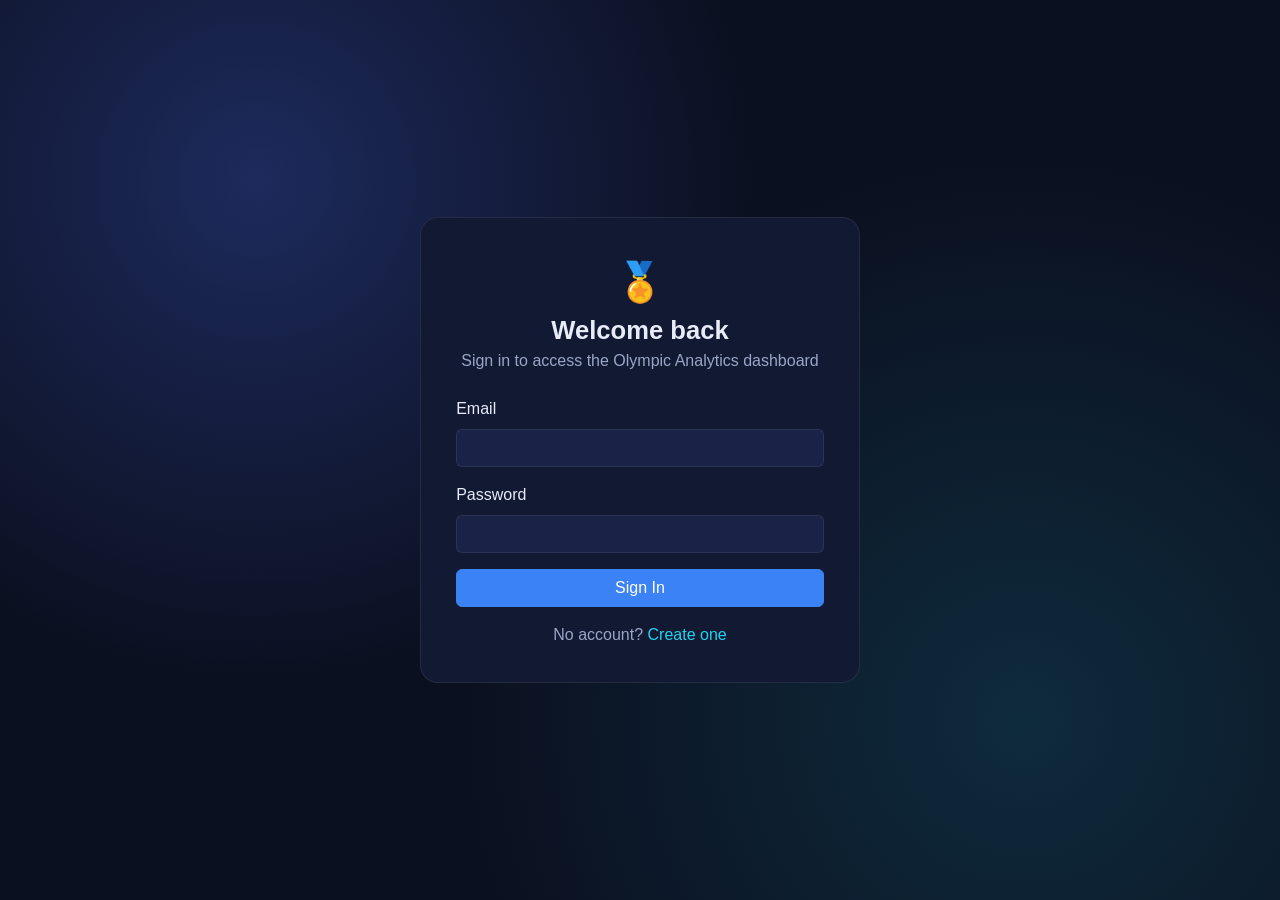
<file: Frontend/index.html>
<!doctype html><html lang="en"><head>
<meta charset="utf-8"><meta name="viewport" content="width=device-width,initial-scale=1">
<title>Olympic Analytics</title>
<link href="https://cdn.jsdelivr.net/npm/bootstrap@5.3.3/dist/css/bootstrap.min.css" rel="stylesheet">
<link rel="stylesheet" href="css/style.css">
</head><body>
<script src="js/app.js"></script>
<script>window.location.href = getToken() ? "dashboard.html" : "login.html";</script>
</body></html>
</file>
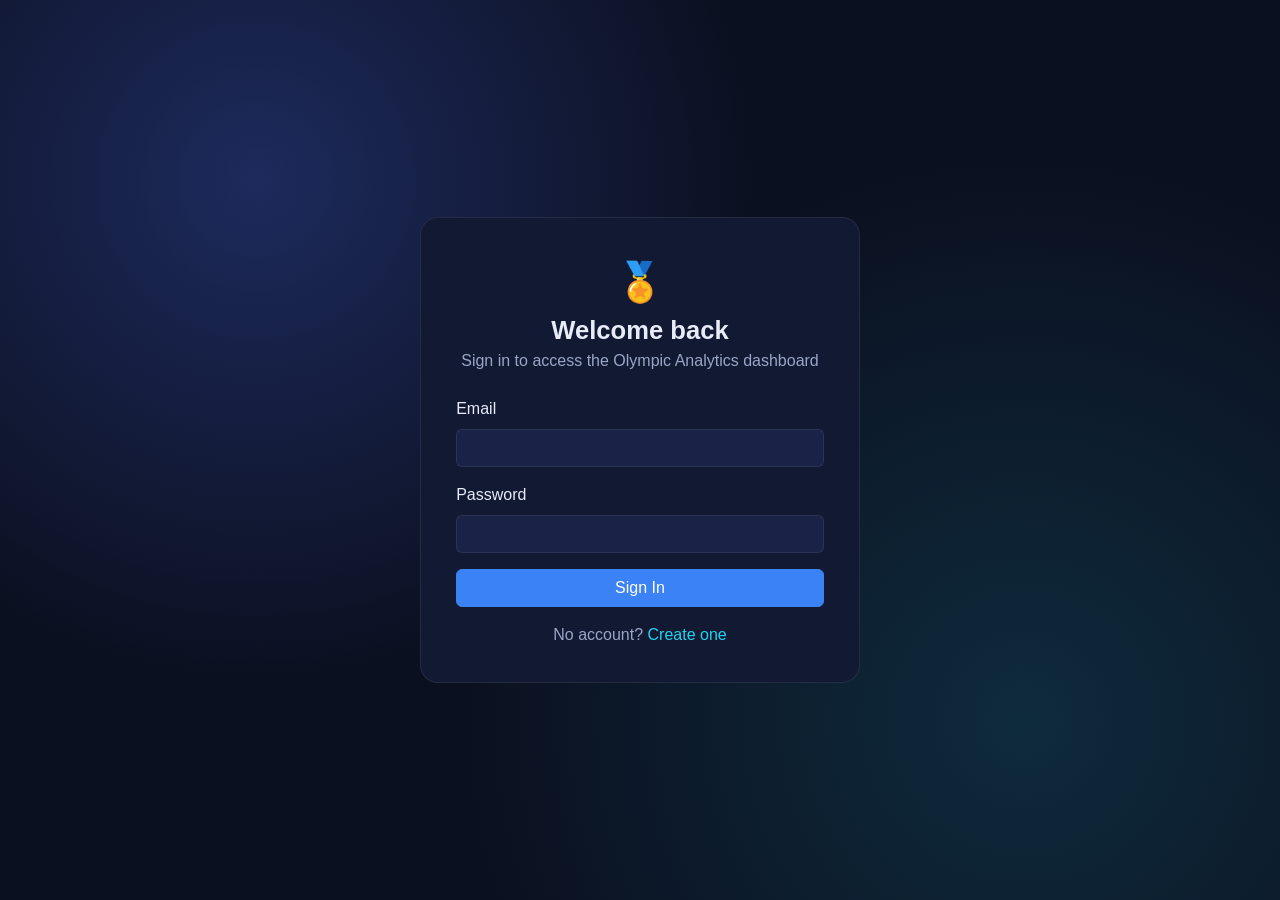
<file: Frontend/insights.html>
<!doctype html><html lang="en"><head>
<meta charset="utf-8"><meta name="viewport" content="width=device-width,initial-scale=1">
<title>AI Insights | Olympic Analytics</title>
<link href="https://cdn.jsdelivr.net/npm/bootstrap@5.3.3/dist/css/bootstrap.min.css" rel="stylesheet">
<link rel="stylesheet" href="css/style.css"></head><body>
<div id="navbar"></div>
<main class="container-fluid px-4 py-4">
<h2 class="mb-4">AI-Generated Insights</h2>
<div class="row g-3">
<div class="col-lg-4"><div class="card p-3"><div class="card-header">Country Performance Summary</div>
<select id="cSel" class="form-select mt-3"></select>
<button class="btn btn-primary w-100 mt-3" id="cBtn">Generate</button>
<div class="insights-text mt-3" id="cOut"></div></div></div>
<div class="col-lg-4"><div class="card p-3"><div class="card-header">Sport Insights</div>
<select id="sSel" class="form-select mt-3"></select>
<button class="btn btn-primary w-100 mt-3" id="sBtn">Generate</button>
<div class="insights-text mt-3" id="sOut"></div></div></div>
<div class="col-lg-4"><div class="card p-3"><div class="card-header">Overall Olympic Trend</div>
<button class="btn btn-primary w-100 mt-3" id="tBtn">Generate Trend Analysis</button>
<div class="insights-text mt-3" id="tOut"></div></div></div>
</div>
</main>
<script src="https://cdn.jsdelivr.net/npm/bootstrap@5.3.3/dist/js/bootstrap.bundle.min.js"></script>
<script src="js/app.js"></script>
<script src="js/insights.js"></script>
</body></html>
</file>
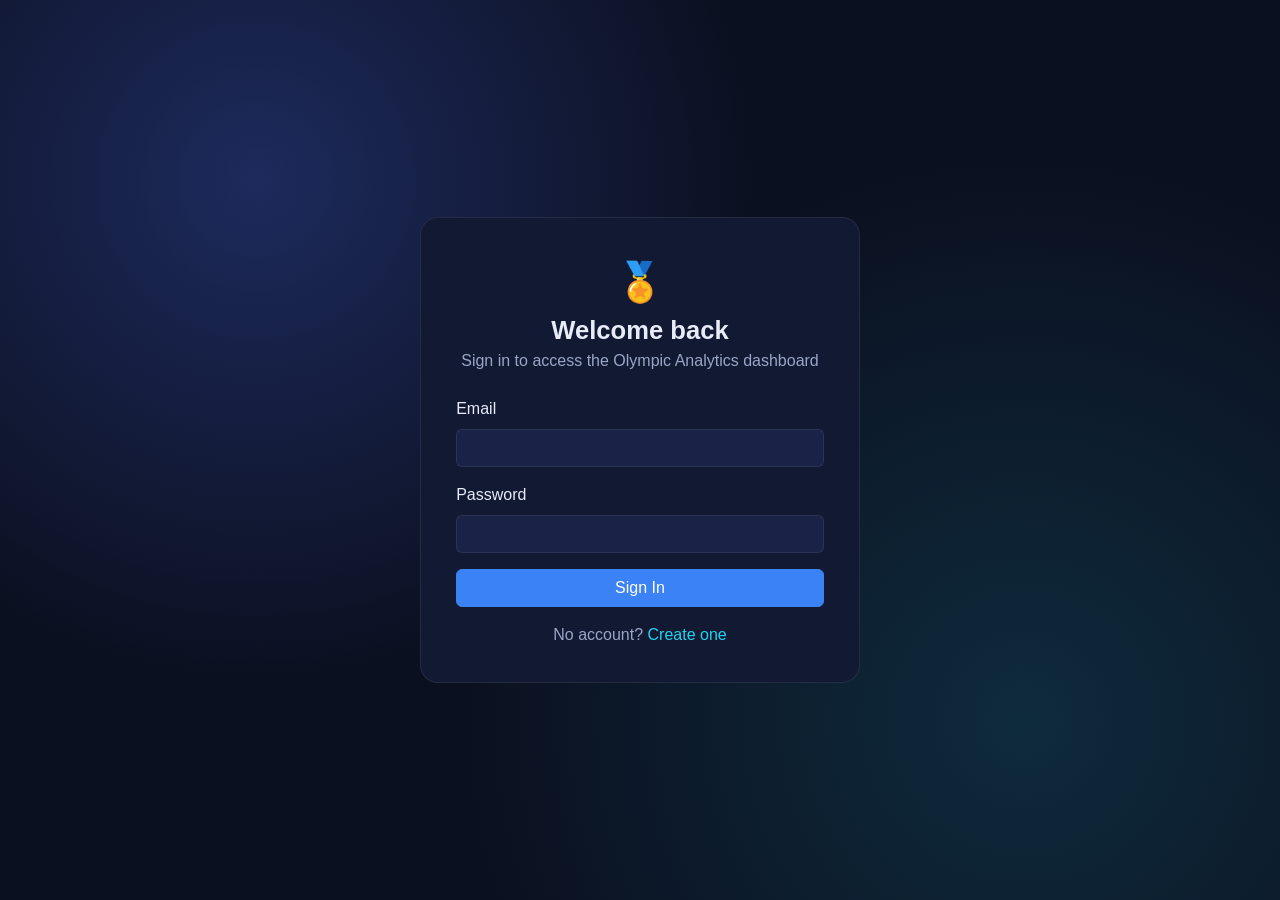
<file: Frontend/login.html>
<!doctype html><html lang="en"><head>
<meta charset="utf-8"><meta name="viewport" content="width=device-width,initial-scale=1">
<title>Login | Olympic Analytics</title>
<link href="https://cdn.jsdelivr.net/npm/bootstrap@5.3.3/dist/css/bootstrap.min.css" rel="stylesheet">
<link rel="stylesheet" href="css/style.css"></head>
<body><div class="auth-wrap"><div class="auth-card">
<div class="text-center mb-4"><div style="font-size:2.4rem">🏅</div>
<div class="hero-title">Welcome back</div>
<div class="muted">Sign in to access the Olympic Analytics dashboard</div></div>
<form id="loginForm">
  <div class="mb-3"><label class="form-label">Email</label>
  <input type="email" class="form-control" name="email" required></div>
  <div class="mb-3"><label class="form-label">Password</label>
  <input type="password" class="form-control" name="password" required></div>
  <button class="btn btn-primary w-100" id="submitBtn">Sign In</button>
</form>
<div class="text-center mt-3 muted">No account? <a href="register.html">Create one</a></div>
</div></div>
<script src="js/app.js"></script>
<script>
document.getElementById("loginForm").addEventListener("submit", async (e)=>{
  e.preventDefault();
  const fd = new FormData(e.target);
  const btn = document.getElementById("submitBtn");
  btn.disabled = true; btn.innerHTML = '<span class="spinner"></span> Signing in…';
  try{
    const r = await api("/login",{method:"POST",body:JSON.stringify({
      email: fd.get("email"), password: fd.get("password")
    })});
    setAuth(r.token, r.user); window.location.href="dashboard.html";
  }catch(err){ toast(err.message,"error"); btn.disabled=false; btn.textContent="Sign In"; }
});
</script></body></html>
</file>
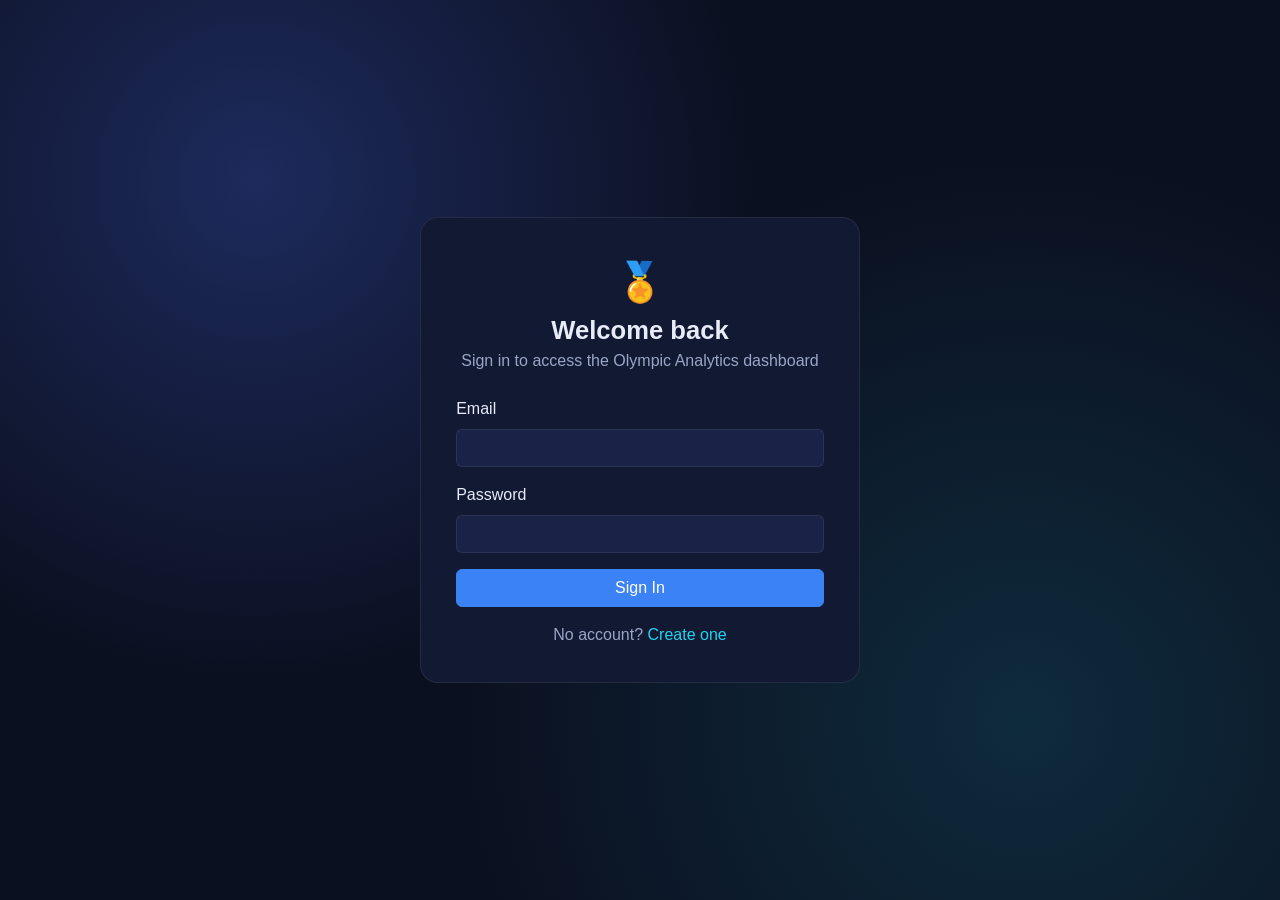
<file: Frontend/profile.html>
<!doctype html><html lang="en"><head>
<meta charset="utf-8"><meta name="viewport" content="width=device-width,initial-scale=1">
<title>Profile | Olympic Analytics</title>
<link href="https://cdn.jsdelivr.net/npm/bootstrap@5.3.3/dist/css/bootstrap.min.css" rel="stylesheet">
<link rel="stylesheet" href="css/style.css"></head><body>
<div id="navbar"></div>
<main class="container py-4">
<h2 class="mb-4">My Profile</h2>
<div class="card p-4" id="profileCard">Loading…</div>
</main>
<script src="https://cdn.jsdelivr.net/npm/bootstrap@5.3.3/dist/js/bootstrap.bundle.min.js"></script>
<script src="js/app.js"></script>
<script>
requireAuth(); mountNav("profile.html");
(async()=>{
  try{
    const p = await api("/profile");
    document.getElementById("profileCard").innerHTML = `
      <div class="d-flex align-items-center gap-3 mb-3">
        <div style="width:64px;height:64px;border-radius:50%;background:#3b82f6;display:grid;place-items:center;font-size:1.6rem;font-weight:700">${p.name[0].toUpperCase()}</div>
        <div><div style="font-size:1.4rem;font-weight:700">${p.name}</div><div class="muted">${p.email}</div></div>
      </div>
      <div class="row g-3 mt-2">
        <div class="col-md-6"><div class="stat-card"><div class="label">Joined</div><div class="value" style="font-size:1.1rem">${new Date(p.created_at).toLocaleString()}</div></div></div>
        <div class="col-md-6"><div class="stat-card"><div class="label">Last Login</div><div class="value" style="font-size:1.1rem">${p.last_login? new Date(p.last_login).toLocaleString() : "—"}</div></div></div>
      </div>
      <button class="btn btn-outline-light mt-4" onclick="logout()">Logout</button>`;
  }catch(e){ toast(e.message,"error"); }
})();
</script></body></html>
</file>
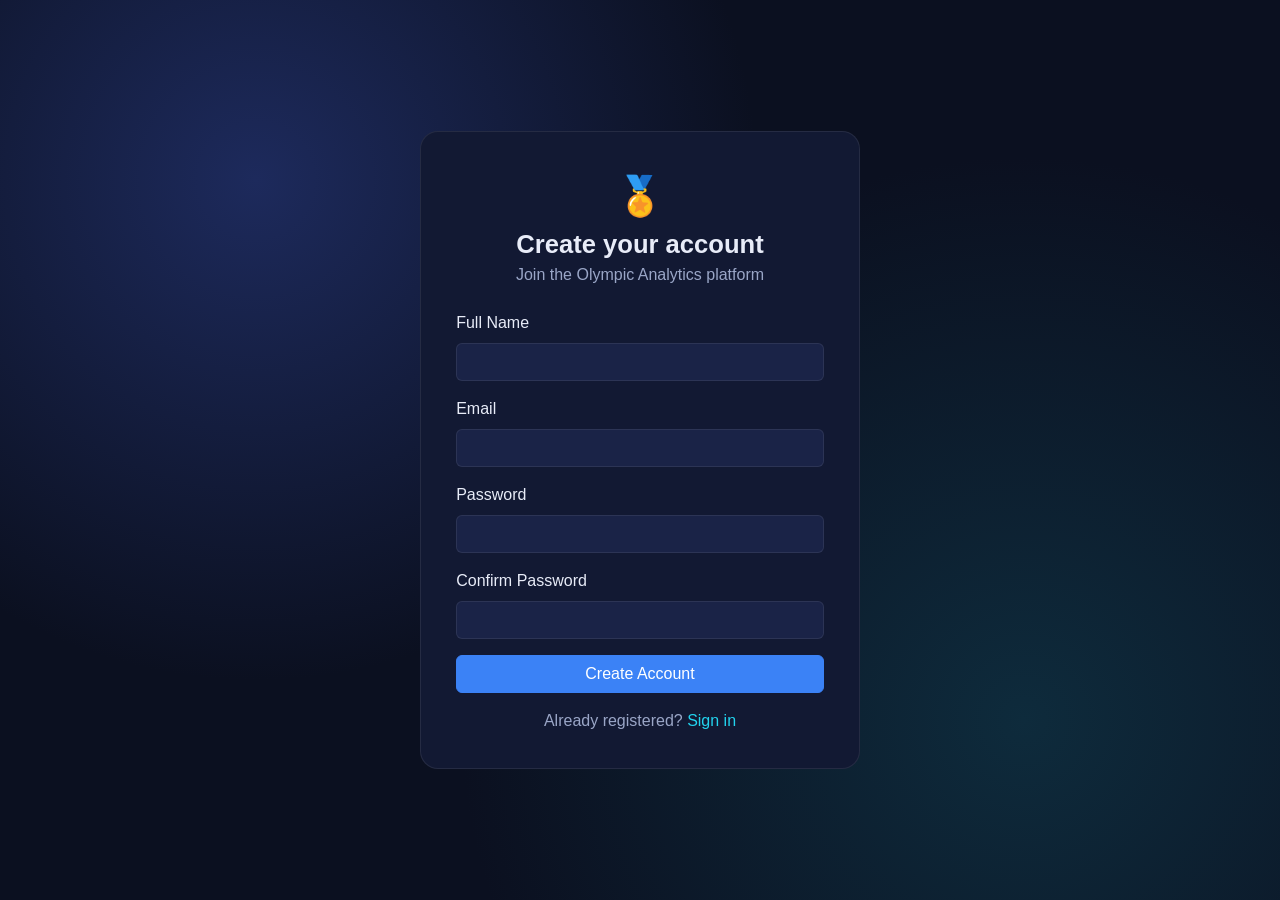
<file: Frontend/register.html>
<!doctype html><html lang="en"><head>
<meta charset="utf-8"><meta name="viewport" content="width=device-width,initial-scale=1">
<title>Register | Olympic Analytics</title>
<link href="https://cdn.jsdelivr.net/npm/bootstrap@5.3.3/dist/css/bootstrap.min.css" rel="stylesheet">
<link rel="stylesheet" href="css/style.css"></head>
<body><div class="auth-wrap"><div class="auth-card">
<div class="text-center mb-4"><div style="font-size:2.4rem">🏅</div>
<div class="hero-title">Create your account</div>
<div class="muted">Join the Olympic Analytics platform</div></div>
<form id="regForm">
  <div class="mb-3"><label class="form-label">Full Name</label>
  <input class="form-control" name="name" required maxlength="120"></div>
  <div class="mb-3"><label class="form-label">Email</label>
  <input type="email" class="form-control" name="email" required></div>
  <div class="mb-3"><label class="form-label">Password</label>
  <input type="password" class="form-control" name="password" required minlength="8"></div>
  <div class="mb-3"><label class="form-label">Confirm Password</label>
  <input type="password" class="form-control" name="confirm_password" required minlength="8"></div>
  <button class="btn btn-primary w-100" id="submitBtn">Create Account</button>
</form>
<div class="text-center mt-3 muted">Already registered? <a href="login.html">Sign in</a></div>
</div></div>
<script src="js/app.js"></script>
<script>
document.getElementById("regForm").addEventListener("submit", async (e)=>{
  e.preventDefault();
  const fd = new FormData(e.target);
  const payload = Object.fromEntries(fd.entries());
  if(payload.password !== payload.confirm_password){ toast("Passwords do not match","error"); return; }
  const btn = document.getElementById("submitBtn");
  btn.disabled = true; btn.innerHTML='<span class="spinner"></span> Creating…';
  try{
    await api("/register",{method:"POST",body:JSON.stringify(payload)});
    toast("Account created — please sign in","success");
    setTimeout(()=>window.location.href="login.html", 800);
  }catch(err){ toast(err.message,"error"); btn.disabled=false; btn.textContent="Create Account"; }
});
</script></body></html>
</file>
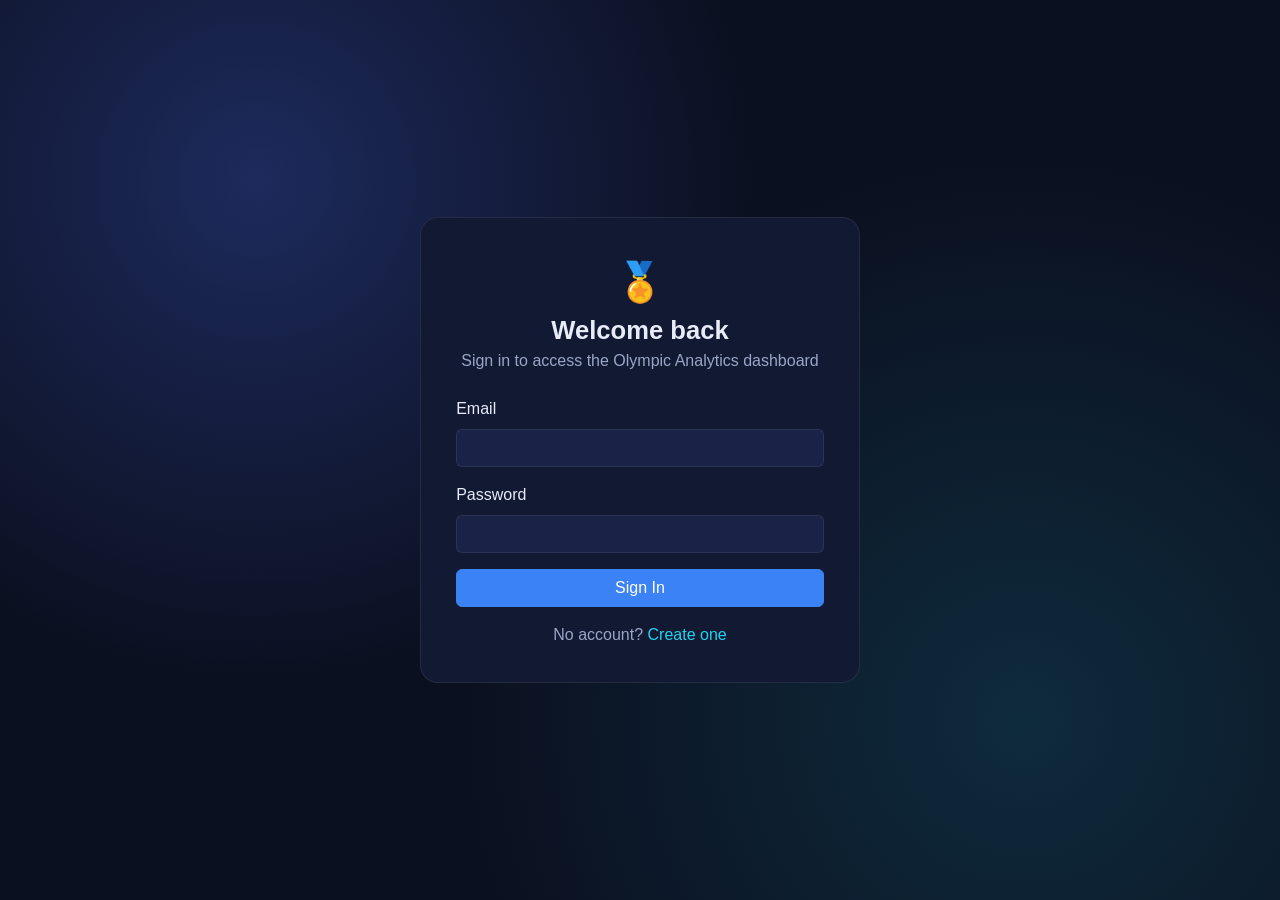
<file: Frontend/standings.html>
<!doctype html><html lang="en"><head>
<meta charset="utf-8"><meta name="viewport" content="width=device-width,initial-scale=1">
<title>Standings | Olympic Analytics</title>
<link href="https://cdn.jsdelivr.net/npm/bootstrap@5.3.3/dist/css/bootstrap.min.css" rel="stylesheet">
<link rel="stylesheet" href="css/style.css"></head><body>
<div id="navbar"></div>
<main class="container-fluid px-4 py-4">
<div class="d-flex flex-wrap align-items-center justify-content-between mb-3 gap-2">
  <h2 class="m-0">Medal Standings</h2>
  <div>
    <a class="btn btn-outline-light btn-sm" id="csvBtn">⬇ CSV</a>
    <a class="btn btn-outline-light btn-sm" id="pdfBtn">⬇ PDF</a>
  </div>
</div>
<div class="card p-3 mb-3"><div class="row g-2">
  <div class="col-md-3"><select class="form-select" id="year"><option value="">All years</option></select></div>
  <div class="col-md-3"><input class="form-control" id="country" placeholder="Search country"></div>
  <div class="col-md-3"><select class="form-select" id="sport"><option value="">All sports</option></select></div>
  <div class="col-md-3"><select class="form-select" id="sort">
    <option value="total">Sort: Total</option><option value="gold">Sort: Gold</option>
    <option value="silver">Sort: Silver</option><option value="bronze">Sort: Bronze</option>
  </select></div>
</div></div>
<div class="card"><div class="table-responsive"><table class="table table-hover mb-0">
  <thead><tr><th>#</th><th>Country</th><th>Gold</th><th>Silver</th><th>Bronze</th><th>Total</th></tr></thead>
  <tbody id="rows"><tr><td colspan="6" class="text-center muted py-4">Loading…</td></tr></tbody>
</table></div>
<div class="d-flex justify-content-between align-items-center p-3">
  <span class="muted" id="info"></span>
  <div><button class="btn btn-sm btn-outline-light" id="prev">‹ Prev</button>
       <button class="btn btn-sm btn-outline-light" id="next">Next ›</button></div>
</div></div>
</main>
<script src="https://cdn.jsdelivr.net/npm/bootstrap@5.3.3/dist/js/bootstrap.bundle.min.js"></script>
<script src="js/app.js"></script>
<script>
requireAuth(); mountNav("standings.html");
let page = 1;
async function init(){
  const [yrs, sps] = await Promise.all([api("/olympics"), api("/sports")]);
  const ySel = document.getElementById("year");
  yrs.forEach(y => ySel.insertAdjacentHTML("beforeend", `<option>${y.year}</option>`));
  const sSel = document.getElementById("sport");
  sps.forEach(s => sSel.insertAdjacentHTML("beforeend", `<option>${s.name}</option>`));
  ["year","country","sport","sort"].forEach(id=>{
    document.getElementById(id).addEventListener("change",()=>{page=1;load();});
    document.getElementById(id).addEventListener("input",()=>{page=1;load();});
  });
  document.getElementById("prev").onclick=()=>{if(page>1){page--;load();}};
  document.getElementById("next").onclick=()=>{page++;load();};
  document.getElementById("csvBtn").onclick=async ()=>{
    const y = document.getElementById("year").value;
    const r = await fetch(`/api/export/csv${y?`?year=${y}`:""}`,{headers:{Authorization:`Bearer ${getToken()}`}});
    const blob = await r.blob(); const url = URL.createObjectURL(blob);
    const a = document.createElement("a"); a.href=url; a.download=`olympics_${y||"all"}.csv`; a.click();
  };
  document.getElementById("pdfBtn").onclick=async ()=>{
    const y = document.getElementById("year").value;
    const r = await fetch(`/api/export/pdf${y?`?year=${y}`:""}`,{headers:{Authorization:`Bearer ${getToken()}`}});
    const blob = await r.blob(); const url = URL.createObjectURL(blob);
    const a = document.createElement("a"); a.href=url; a.download=`olympics_${y||"all"}.pdf`; a.click();
  };
  load();
}
async function load(){
  const params = new URLSearchParams({
    page, per_page:25,
    year: document.getElementById("year").value,
    country: document.getElementById("country").value,
    sport: document.getElementById("sport").value,
    sort: document.getElementById("sort").value,
  });
  try{
    const r = await api("/medals?"+params.toString());
    const tb = document.getElementById("rows");
    if(!r.rows.length){ tb.innerHTML = `<tr><td colspan="6" class="text-center muted py-4">No data</td></tr>`; }
    else tb.innerHTML = r.rows.map(x=>`<tr><td>${x.rank}</td><td>${x.country}</td>
      <td class="medal-gold">${x.gold}</td><td class="medal-silver">${x.silver}</td>
      <td class="medal-bronze">${x.bronze}</td><td><b>${x.total}</b></td></tr>`).join("");
    document.getElementById("info").textContent = `Page ${r.page} · ${r.total} countries`;
  }catch(e){ toast(e.message,"error"); }
}
init();
</script></body></html>
</file>
<file: Frontend/css/style.css>
:root{
  --bg:#0b1020; --surface:#121933; --surface-2:#1a2347; --text:#e8ecf8;
  --muted:#9aa6c7; --primary:#3b82f6; --accent:#22d3ee; --gold:#facc15;
  --silver:#cbd5e1; --bronze:#d97706; --danger:#ef4444; --success:#10b981;
  --border:rgba(255,255,255,.08);
}
*{box-sizing:border-box}
html,body{background:var(--bg);color:var(--text);font-family:-apple-system,BlinkMacSystemFont,'Segoe UI',Roboto,sans-serif;min-height:100vh;margin:0}
a{color:var(--accent);text-decoration:none}
.navbar{background:linear-gradient(90deg,#0b1020,#152049)!important;border-bottom:1px solid var(--border)}
.navbar-brand{font-weight:700;letter-spacing:.3px;color:#fff!important}
.nav-link{color:var(--muted)!important}
.nav-link.active,.nav-link:hover{color:#fff!important}
.card{background:var(--surface);border:1px solid var(--border);border-radius:16px;color:var(--text)}
.card-header{background:transparent;border-bottom:1px solid var(--border);font-weight:600}
.stat-card{background:linear-gradient(135deg,var(--surface),var(--surface-2));border-radius:16px;padding:1.2rem;border:1px solid var(--border)}
.stat-card .label{color:var(--muted);font-size:.85rem;text-transform:uppercase;letter-spacing:.08em}
.stat-card .value{font-size:2rem;font-weight:700;margin-top:.25rem}
.stat-card .icon{font-size:1.6rem;opacity:.7}
.table{color:var(--text)}
.table thead{background:var(--surface-2)}
.table>:not(caption)>*>*{background:transparent;color:var(--text);border-bottom-color:var(--border)}
.form-control,.form-select{background:var(--surface-2);border:1px solid var(--border);color:var(--text)}
.form-control:focus,.form-select:focus{background:var(--surface-2);border-color:var(--primary);color:var(--text);box-shadow:0 0 0 .2rem rgba(59,130,246,.25)}
.btn-primary{background:var(--primary);border-color:var(--primary)}
.btn-primary:hover{background:#2563eb;border-color:#2563eb}
.btn-outline-light{border-color:var(--border)}
.medal-gold{color:var(--gold);font-weight:700}
.medal-silver{color:var(--silver);font-weight:700}
.medal-bronze{color:var(--bronze);font-weight:700}
.auth-wrap{min-height:100vh;display:flex;align-items:center;justify-content:center;padding:2rem;background:radial-gradient(circle at 20% 20%,#1d2a5c,transparent 40%),radial-gradient(circle at 80% 80%,#0e2b3c,transparent 45%),var(--bg)}
.auth-card{max-width:440px;width:100%;padding:2.2rem;border-radius:18px;background:var(--surface);border:1px solid var(--border)}
.hero-title{font-size:1.6rem;font-weight:700}
.muted{color:var(--muted)}
.chart-box{position:relative;height:300px}
.badge-soft{background:rgba(59,130,246,.12);color:#93c5fd;padding:.3rem .55rem;border-radius:999px;font-size:.75rem}
.insights-text{white-space:pre-wrap;line-height:1.6;color:var(--text)}
.spinner{display:inline-block;width:1rem;height:1rem;border:2px solid #fff3;border-top-color:#fff;border-radius:50%;animation:spin .8s linear infinite}
@keyframes spin{to{transform:rotate(360deg)}}
.footer{color:var(--muted);text-align:center;padding:1.5rem;border-top:1px solid var(--border);margin-top:3rem}
</file>
